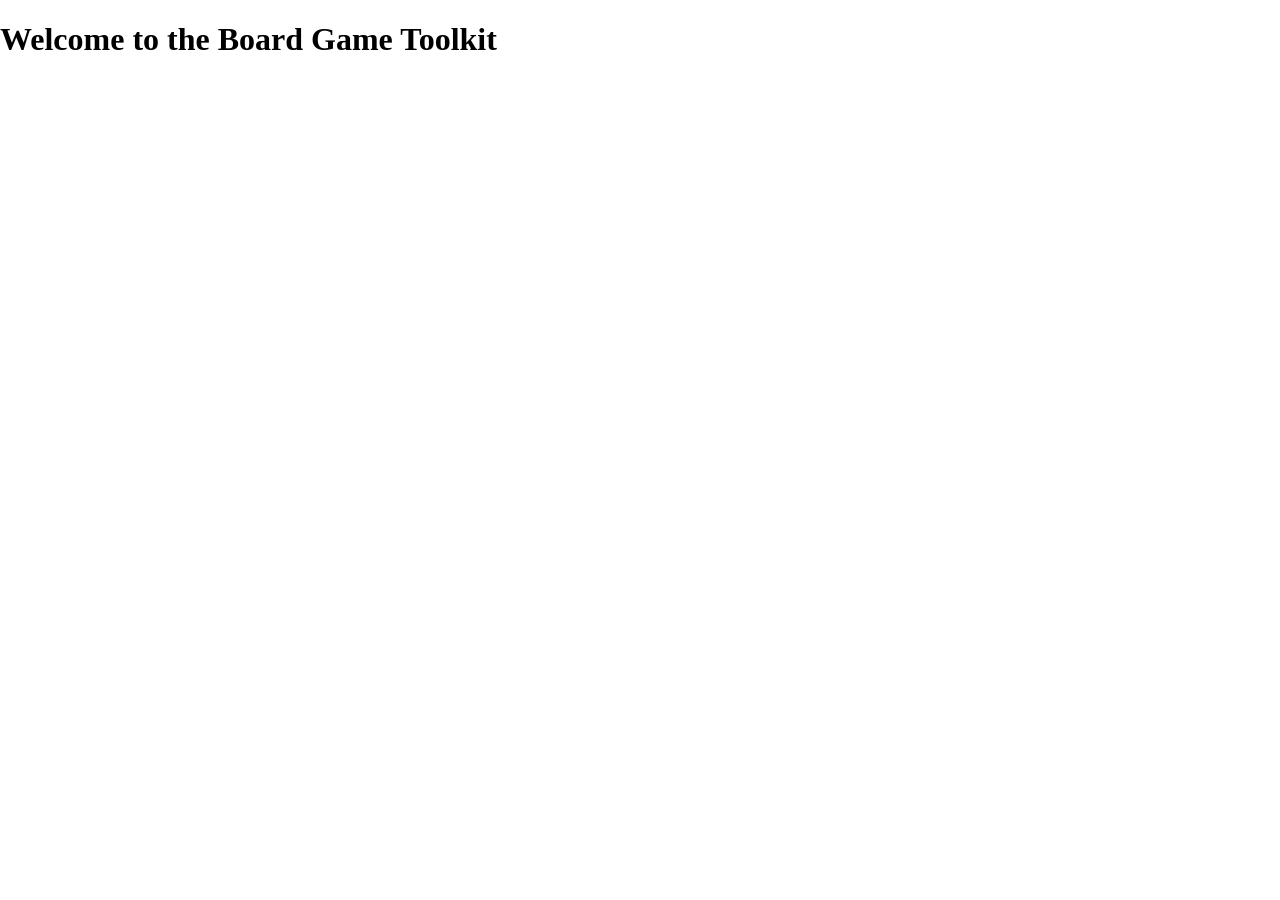
<file: index.html>
<!DOCTYPE html>
<html lang="en">
<head>
    <meta charset="UTF-8">
    <meta name="viewport" content="width=device-width, initial-scale=1.0">
    <link rel="stylesheet" href="styles.css">
    <title>Mobile App</title>
</head>
<body>
    <div class="container">
        <h1>Welcome to the Board Game Toolkit</h1>
    </div>
</body>
</html>
</file>
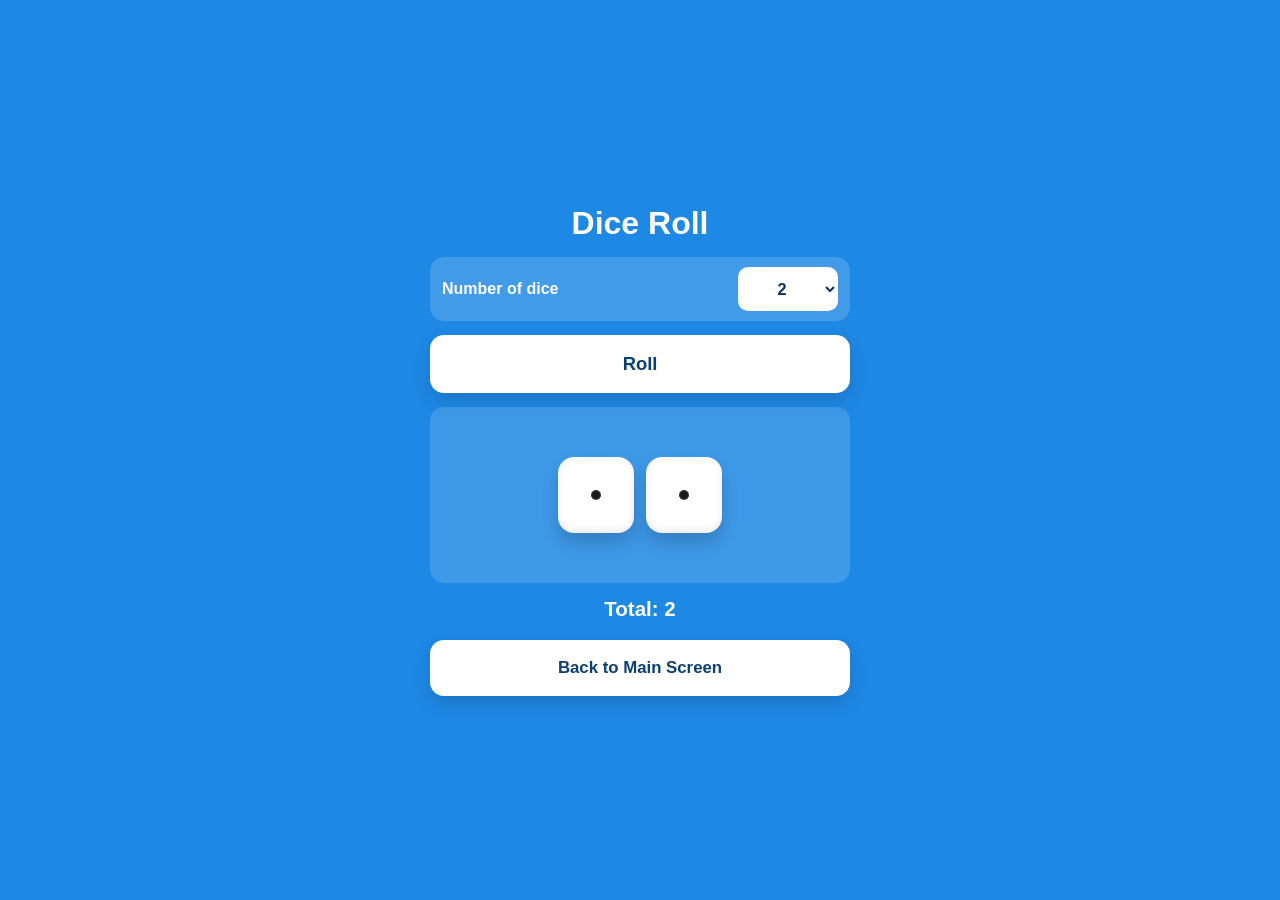
<file: dice-roll.html>
<!doctype html>
<html lang="en">
<head>
  <meta charset="utf-8" />
  <meta name="viewport" content="width=device-width, initial-scale=1" />
  <title>Dice Roll</title>
  <style>
    :root {
      --screen-blue: #1e88e5;
      --text: #ffffff;
      --card-bg: #ffffff;
      --card-text: #0c3f73;
      --soft-shadow: rgba(0, 0, 0, 0.18);
    }

    * {
      box-sizing: border-box;
    }

    html,
    body {
      margin: 0;
      width: 100%;
      height: 100%;
      font-family: "Segoe UI", Tahoma, Geneva, Verdana, sans-serif;
    }

    body {
      background: var(--screen-blue);
      color: var(--text);
      display: flex;
      align-items: center;
      justify-content: center;
      padding: 16px;
    }

    .page {
      width: min(100%, 420px);
      text-align: center;
      display: grid;
      gap: 14px;
    }

    h1 {
      margin: 0;
      font-size: clamp(1.35rem, 5.5vw, 2rem);
      line-height: 1.2;
    }

    .controls {
      display: flex;
      justify-content: space-between;
      align-items: center;
      gap: 12px;
      text-align: left;
      background: rgba(255, 255, 255, 0.16);
      border-radius: 14px;
      padding: 10px 12px;
    }

    .controls label {
      font-size: 1rem;
      font-weight: 700;
    }

    .controls select {
      width: 100px;
      min-height: 44px;
      border: 0;
      border-radius: 10px;
      font-size: 1.02rem;
      font-weight: 700;
      text-align: center;
      color: #083364;
      background: #ffffff;
    }

    .roll-btn {
      width: 100%;
      min-height: 58px;
      border: 0;
      border-radius: 14px;
      background: var(--card-bg);
      color: var(--card-text);
      font-weight: 800;
      font-size: 1.15rem;
      cursor: pointer;
      box-shadow: 0 8px 18px rgba(0, 0, 0, 0.14);
    }

    .roll-btn:disabled {
      opacity: 0.72;
      cursor: not-allowed;
    }

    .dice-area {
      min-height: 176px;
      display: flex;
      flex-wrap: wrap;
      justify-content: center;
      align-items: center;
      gap: 12px;
      padding: 10px;
      border-radius: 14px;
      background: rgba(255, 255, 255, 0.14);
      perspective: 900px;
    }

    .die {
      position: relative;
      width: clamp(58px, 16vw, 76px);
      aspect-ratio: 1;
      border-radius: 16px;
      background: #ffffff;
      box-shadow: 0 10px 18px var(--soft-shadow), inset 0 -3px 8px rgba(0, 0, 0, 0.08);
      transform-style: preserve-3d;
      filter: blur(0);
    }

    .die.rolling {
      animation: dice-roll 960ms cubic-bezier(0.18, 0.74, 0.3, 1) both;
      animation-delay: var(--delay, 0ms);
    }

    @keyframes dice-roll {
      0% {
        transform: translateY(-24px) rotateX(0deg) rotateY(0deg) rotateZ(0deg) scale(1.03);
        filter: blur(2.5px);
      }
      35% {
        transform: translateY(8px) rotateX(var(--rx1)) rotateY(var(--ry1)) rotateZ(var(--rz1));
        filter: blur(1.2px);
      }
      70% {
        transform: translateY(-6px) rotateX(var(--rx2)) rotateY(var(--ry2)) rotateZ(var(--rz2));
        filter: blur(0.6px);
      }
      100% {
        transform: translateY(0) rotateX(0deg) rotateY(0deg) rotateZ(0deg) scale(1);
        filter: blur(0);
      }
    }

    .pip {
      position: absolute;
      width: 14%;
      aspect-ratio: 1;
      border-radius: 50%;
      background: #171717;
      display: none;
      box-shadow: inset 0 0 2px rgba(255, 255, 255, 0.4);
    }

    .pip.show {
      display: block;
    }

    .pip.tl {
      top: 18%;
      left: 18%;
    }

    .pip.tc {
      top: 18%;
      left: 43%;
    }

    .pip.tr {
      top: 18%;
      right: 18%;
    }

    .pip.ml {
      top: 43%;
      left: 18%;
    }

    .pip.mc {
      top: 43%;
      left: 43%;
    }

    .pip.mr {
      top: 43%;
      right: 18%;
    }

    .pip.bl {
      bottom: 18%;
      left: 18%;
    }

    .pip.bc {
      bottom: 18%;
      left: 43%;
    }

    .pip.br {
      bottom: 18%;
      right: 18%;
    }

    .total {
      margin: 0;
      min-height: 1.4em;
      font-size: clamp(1rem, 4.5vw, 1.28rem);
      font-weight: 800;
    }

    .back-link {
      display: inline-block;
      width: 100%;
      min-height: 56px;
      border-radius: 14px;
      background: var(--card-bg);
      color: var(--card-text);
      text-decoration: none;
      font-weight: 700;
      font-size: 1.05rem;
      line-height: 56px;
      box-shadow: 0 8px 18px rgba(0, 0, 0, 0.14);
    }
  </style>
</head>
<body>
  <main class="page">
    <h1>Dice Roll</h1>

    <section class="controls" aria-label="Dice controls">
      <label for="dice-count">Number of dice</label>
      <select id="dice-count">
        <option value="1">1</option>
        <option value="2" selected>2</option>
        <option value="3">3</option>
        <option value="4">4</option>
        <option value="5">5</option>
        <option value="6">6</option>
      </select>
    </section>

    <button class="roll-btn" id="roll-btn" type="button">Roll</button>

    <section class="dice-area" id="dice-area" aria-live="polite" aria-label="Dice results"></section>
    <p class="total" id="total">Total: 0</p>

    <a class="back-link" href="smartphone-screen.html">Back to Main Screen</a>
  </main>

  <script>
    const FACE_TO_PIPS = {
      1: ["mc"],
      2: ["tl", "br"],
      3: ["tl", "mc", "br"],
      4: ["tl", "tr", "bl", "br"],
      5: ["tl", "tr", "mc", "bl", "br"],
      6: ["tl", "tr", "ml", "mr", "bl", "br"]
    };

    const PIP_POSITIONS = ["tl", "tc", "tr", "ml", "mc", "mr", "bl", "bc", "br"];
    const ROLL_DURATION_MS = 1200;

    const diceCountSelect = document.getElementById("dice-count");
    const rollButton = document.getElementById("roll-btn");
    const diceArea = document.getElementById("dice-area");
    const totalText = document.getElementById("total");

    let rolling = false;
    let currentValues = [1, 1];

    function randomFace() {
      return Math.floor(Math.random() * 6) + 1;
    }

    function createDie(value, withAnimation, index) {
      const die = document.createElement("div");
      die.className = "die";
      die.setAttribute("role", "img");
      die.setAttribute("aria-label", `Die ${index + 1}: ${value}`);

      if (withAnimation) {
        die.classList.add("rolling");
        die.style.setProperty("--delay", `${Math.floor(Math.random() * 180)}ms`);
        die.style.setProperty("--rx1", `${480 + Math.floor(Math.random() * 320)}deg`);
        die.style.setProperty("--ry1", `${420 + Math.floor(Math.random() * 280)}deg`);
        die.style.setProperty("--rz1", `${100 + Math.floor(Math.random() * 140)}deg`);
        die.style.setProperty("--rx2", `${120 + Math.floor(Math.random() * 90)}deg`);
        die.style.setProperty("--ry2", `${90 + Math.floor(Math.random() * 80)}deg`);
        die.style.setProperty("--rz2", `${20 + Math.floor(Math.random() * 40)}deg`);
      }

      const visiblePips = new Set(FACE_TO_PIPS[value]);
      for (const position of PIP_POSITIONS) {
        const pip = document.createElement("span");
        pip.className = `pip ${position}`;
        if (visiblePips.has(position)) {
          pip.classList.add("show");
        }
        die.appendChild(pip);
      }

      return die;
    }

    function renderDice(values, animate) {
      diceArea.innerHTML = "";
      values.forEach((value, index) => {
        diceArea.appendChild(createDie(value, animate, index));
      });
    }

    function updateTotal(values) {
      const total = values.reduce((sum, value) => sum + value, 0);
      totalText.textContent = `Total: ${total}`;
    }

    function updateDiceCountPreview() {
      if (rolling) {
        return;
      }

      const count = Number.parseInt(diceCountSelect.value, 10);
      const nextValues = currentValues.slice(0, count);
      while (nextValues.length < count) {
        nextValues.push(1);
      }
      currentValues = nextValues;
      renderDice(currentValues, false);
      updateTotal(currentValues);
    }

    function rollDice() {
      if (rolling) {
        return;
      }

      rolling = true;
      rollButton.disabled = true;
      diceCountSelect.disabled = true;

      const count = Number.parseInt(diceCountSelect.value, 10);
      const nextValues = Array.from({ length: count }, () => randomFace());

      renderDice(nextValues, true);

      window.setTimeout(() => {
        currentValues = nextValues;
        updateTotal(currentValues);
        rolling = false;
        rollButton.disabled = false;
        diceCountSelect.disabled = false;
      }, ROLL_DURATION_MS + 220);
    }

    diceCountSelect.addEventListener("change", updateDiceCountPreview);
    rollButton.addEventListener("click", rollDice);

    updateDiceCountPreview();
  </script>
</body>
</html>
</file>
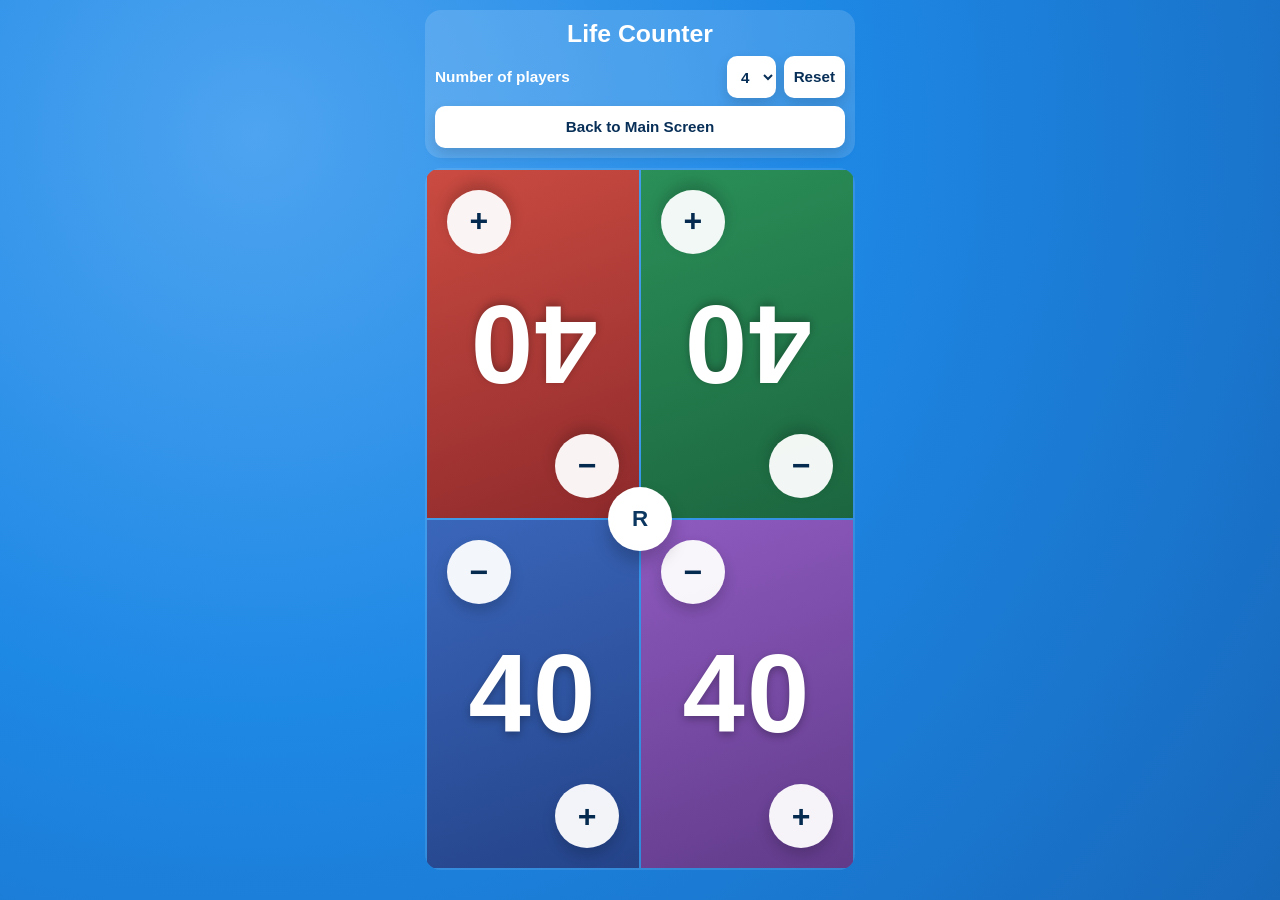
<file: life-counter.html>
<!doctype html>
<html lang="en">
<head>
  <meta charset="utf-8" />
  <meta name="viewport" content="width=device-width, initial-scale=1" />
  <title>Life Counter</title>
  <style>
    :root {
      --screen-blue: #1e88e5;
      --text: #ffffff;
      --ink: #082f57;
      --panel-gap: 6px;
    }

    * {
      box-sizing: border-box;
    }

    html,
    body {
      margin: 0;
      width: 100%;
      height: 100%;
      font-family: "Segoe UI", Tahoma, Geneva, Verdana, sans-serif;
    }

    body {
      background: radial-gradient(circle at 20% 15%, #4ea4f0 0%, #1e88e5 45%, #1768bb 100%);
      color: var(--text);
      padding: 10px;
    }

    .app {
      width: min(100%, 430px);
      height: min(100vh - 20px, 860px);
      margin: 0 auto;
      display: grid;
      grid-template-rows: auto 1fr;
      gap: 10px;
    }

    .toolbar {
      background: rgba(255, 255, 255, 0.14);
      border-radius: 16px;
      padding: 10px;
      display: grid;
      gap: 8px;
    }

    .toolbar h1 {
      margin: 0;
      font-size: clamp(1.2rem, 4.8vw, 1.55rem);
      text-align: center;
    }

    .toolbar-row {
      display: grid;
      grid-template-columns: 1fr auto auto;
      gap: 8px;
      align-items: center;
    }

    .toolbar label {
      font-weight: 700;
      font-size: 0.96rem;
    }

    select,
    .top-btn,
    .back-link {
      min-height: 42px;
      border: 0;
      border-radius: 10px;
      background: #ffffff;
      color: var(--ink);
      font-weight: 800;
      font-size: 0.95rem;
      text-decoration: none;
      text-align: center;
      padding: 0 10px;
      line-height: 42px;
      box-shadow: 0 6px 14px rgba(0, 0, 0, 0.14);
    }

    select {
      line-height: normal;
    }

    .life-board {
      position: relative;
      border-radius: 16px;
      overflow: hidden;
      min-height: 460px;
      height: 100%;
      background: rgba(255, 255, 255, 0.1);
      display: grid;
      gap: var(--panel-gap);
      padding: var(--panel-gap);
    }

    .mode-2 {
      grid-template-columns: 1fr;
      grid-template-rows: 1fr 1fr;
    }

    .mode-3 {
      grid-template-columns: 1fr 1fr;
      grid-template-rows: 1fr 1fr;
      grid-template-areas:
        "p0 p1"
        "p2 p2";
    }

    .mode-4,
    .mode-5,
    .mode-6 {
      grid-template-columns: 1fr 1fr;
    }

    .mode-4 {
      grid-template-rows: 1fr 1fr;
      gap: 2px;
      padding: 2px;
    }

    .mode-5,
    .mode-6 {
      grid-template-rows: repeat(3, 1fr);
    }

    .player-panel {
      position: relative;
      border-radius: 14px;
      color: #ffffff;
      overflow: hidden;
      display: flex;
      align-items: center;
      justify-content: center;
      padding: 10px;
      box-shadow: inset 0 0 0 1px rgba(255, 255, 255, 0.12);
    }

    .mode-4 .player-panel {
      border-radius: 0;
      box-shadow: none;
    }

    .panel-content {
      width: 100%;
      height: 100%;
      display: flex;
      flex-direction: column;
      align-items: center;
      justify-content: center;
      gap: 12px;
      transform: rotate(var(--face-rotation, 0deg));
    }

    .life-value {
      margin: 0;
      font-size: clamp(3rem, 16vw, 5.4rem);
      line-height: 1;
      font-weight: 900;
      letter-spacing: 0.02em;
      text-shadow: 0 3px 8px rgba(0, 0, 0, 0.28);
      font-variant-numeric: tabular-nums;
    }

    .player-name {
      margin: 0;
      font-size: clamp(0.85rem, 3.1vw, 1.05rem);
      font-weight: 700;
      opacity: 0.95;
    }

    .controls {
      display: flex;
      gap: 10px;
    }

    .life-btn {
      min-width: 64px;
      min-height: 54px;
      border: 0;
      border-radius: 12px;
      background: rgba(255, 255, 255, 0.92);
      color: #052a4f;
      font-size: 1.8rem;
      font-weight: 900;
      line-height: 1;
      cursor: pointer;
      box-shadow: 0 7px 14px rgba(0, 0, 0, 0.18);
    }

    .life-btn:active {
      transform: translateY(1px);
    }

    .mode-3 .player-panel[data-index="2"] {
      grid-area: p2;
    }

    .mode-4 .life-value {
      font-size: clamp(4.2rem, 21vw, 7rem);
    }

    .mode-4 .player-name {
      display: none;
    }

    .mode-4 .controls {
      position: absolute;
      inset: 0;
      pointer-events: none;
    }

    .mode-4 .life-btn {
      position: absolute;
      pointer-events: auto;
      width: 64px;
      height: 64px;
      min-width: 64px;
      min-height: 64px;
      border-radius: 50%;
      font-size: 2rem;
      background: rgba(255, 255, 255, 0.94);
    }

    .mode-4 .life-btn.minus {
      top: 10px;
      left: 10px;
    }

    .mode-4 .life-btn.plus {
      bottom: 10px;
      right: 10px;
    }

    .center-button {
      position: absolute;
      left: 50%;
      top: 50%;
      transform: translate(-50%, -50%);
      width: 64px;
      height: 64px;
      border-radius: 50%;
      border: 0;
      background: #ffffff;
      color: #0b365f;
      font-size: 1.4rem;
      font-weight: 900;
      box-shadow: 0 10px 18px rgba(0, 0, 0, 0.22);
      cursor: pointer;
      display: none;
      z-index: 7;
    }

    .show-center .center-button {
      display: block;
    }

    @media (max-width: 390px) {
      .life-btn {
        min-width: 58px;
        min-height: 50px;
      }

      .mode-4 .life-btn {
        width: 58px;
        height: 58px;
        min-width: 58px;
        min-height: 58px;
      }

      .mode-4 .life-value {
        font-size: clamp(3.7rem, 20vw, 6rem);
      }
    }
  </style>
</head>
<body>
  <main class="app">
    <section class="toolbar">
      <h1>Life Counter</h1>
      <div class="toolbar-row">
        <label for="player-count">Number of players</label>
        <select id="player-count" aria-label="Number of players">
          <option value="2">2</option>
          <option value="3">3</option>
          <option value="4" selected>4</option>
          <option value="5">5</option>
          <option value="6">6</option>
        </select>
        <button class="top-btn" id="reset-btn" type="button">Reset</button>
      </div>
      <a class="back-link" href="smartphone-screen.html">Back to Main Screen</a>
    </section>

    <section class="life-board mode-4 show-center" id="life-board" aria-label="Life counter board">
      <button class="center-button" id="center-reset" type="button" aria-label="Reset life totals">R</button>
    </section>
  </main>

  <script>
    const board = document.getElementById("life-board");
    const playerCountSelect = document.getElementById("player-count");
    const resetButton = document.getElementById("reset-btn");
    const centerResetButton = document.getElementById("center-reset");

    const colorByIndex = [
      "linear-gradient(160deg, #ca4b41 0%, #8f2a2c 100%)",
      "linear-gradient(160deg, #2a8f58 0%, #1c663f 100%)",
      "linear-gradient(160deg, #3a66ba 0%, #244389 100%)",
      "linear-gradient(160deg, #8e5abf 0%, #613b8a 100%)",
      "linear-gradient(160deg, #c9842b 0%, #8a5a1e 100%)",
      "linear-gradient(160deg, #485d70 0%, #2d3a47 100%)"
    ];

    let playerCount = 4;
    let startingLife = 40;
    let lifeTotals = [];

    function getStartingLife(count) {
      return count === 2 ? 20 : 40;
    }

    function getFaceRotation(index, count) {
      if (count === 2) {
        return index === 0 ? 180 : 0;
      }
      if (count === 3) {
        return index < 2 ? 180 : 0;
      }
      if (count === 4) {
        return index < 2 ? 180 : 0;
      }

      const topPlayers = Math.ceil(count / 2);
      return index < topPlayers ? 180 : 0;
    }

    function renderBoard() {
      board.className = `life-board mode-${playerCount}`;
      if (playerCount === 4) {
        board.classList.add("show-center");
      }

      board.innerHTML = "";

      for (let i = 0; i < playerCount; i += 1) {
        const panel = document.createElement("article");
        panel.className = "player-panel";
        panel.dataset.index = String(i);
        panel.style.background = colorByIndex[i % colorByIndex.length];

        const content = document.createElement("div");
        content.className = "panel-content";
        content.style.setProperty("--face-rotation", `${getFaceRotation(i, playerCount)}deg`);

        const name = document.createElement("p");
        name.className = "player-name";
        name.textContent = `Player ${i + 1}`;

        const lifeValue = document.createElement("p");
        lifeValue.className = "life-value";
        lifeValue.textContent = String(lifeTotals[i]);

        const controls = document.createElement("div");
        controls.className = "controls";

        const minus = document.createElement("button");
        minus.className = "life-btn minus";
        minus.type = "button";
        minus.dataset.player = String(i);
        minus.dataset.delta = "-1";
        minus.textContent = "−";

        const plus = document.createElement("button");
        plus.className = "life-btn plus";
        plus.type = "button";
        plus.dataset.player = String(i);
        plus.dataset.delta = "1";
        plus.textContent = "+";

        controls.appendChild(minus);
        controls.appendChild(plus);

        content.appendChild(name);
        content.appendChild(lifeValue);
        content.appendChild(controls);
        panel.appendChild(content);
        board.appendChild(panel);
      }

      if (playerCount === 4) {
        board.appendChild(centerResetButton);
      }
    }

    function resetLives() {
      lifeTotals = Array.from({ length: playerCount }, () => startingLife);
      renderBoard();
    }

    function setPlayerCount(nextCount) {
      playerCount = nextCount;
      startingLife = getStartingLife(playerCount);
      resetLives();
    }

    board.addEventListener("click", (event) => {
      const target = event.target;
      if (!(target instanceof HTMLButtonElement)) {
        return;
      }

      const playerIndex = Number.parseInt(target.dataset.player || "", 10);
      const delta = Number.parseInt(target.dataset.delta || "", 10);
      if (Number.isNaN(playerIndex) || Number.isNaN(delta)) {
        return;
      }

      lifeTotals[playerIndex] += delta;
      const display = board.querySelector(`.player-panel[data-index=\"${playerIndex}\"] .life-value`);
      if (display) {
        display.textContent = String(lifeTotals[playerIndex]);
      }
    });

    playerCountSelect.addEventListener("change", () => {
      const value = Number.parseInt(playerCountSelect.value, 10);
      const safe = Math.max(2, Math.min(6, value));
      setPlayerCount(safe);
    });

    resetButton.addEventListener("click", resetLives);
    centerResetButton.addEventListener("click", resetLives);

    setPlayerCount(4);
  </script>
</body>
</html>
</file>
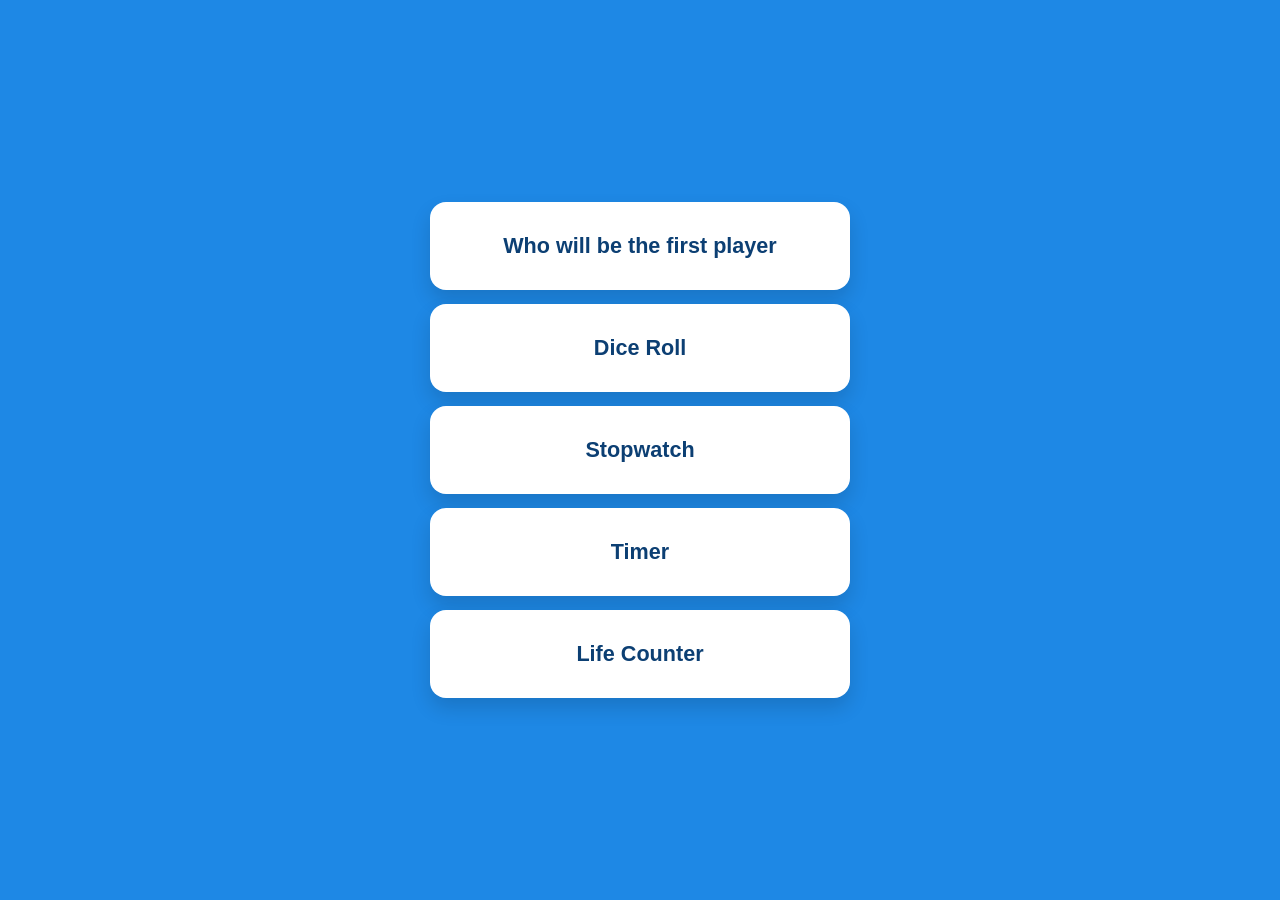
<file: smartphone-screen.html>
<!doctype html>
<html lang="en">
<head>
  <meta charset="utf-8" />
  <meta name="viewport" content="width=device-width, initial-scale=1" />
  <title>Simple Smartphone Screen</title>
  <style>
    :root {
      --screen-blue: #1e88e5;
      --text: #ffffff;
    }

    * {
      box-sizing: border-box;
    }

    html, body {
      margin: 0;
      width: 100%;
      height: 100%;
      font-family: "Segoe UI", Tahoma, Geneva, Verdana, sans-serif;
    }

    body {
      background: var(--screen-blue);
      color: var(--text);
      display: flex;
      align-items: center;
      justify-content: center;
      text-align: center;
      padding: 16px;
    }

    .screen {
      width: min(100%, 420px);
      display: grid;
      gap: 14px;
    }

    .card-button {
      width: 100%;
      min-height: 88px;
      border: 0;
      border-radius: 16px;
      background: #ffffff;
      color: #0c3f73;
      font-size: clamp(1.1rem, 4.8vw, 1.35rem);
      font-weight: 700;
      line-height: 1.2;
      padding: 14px 18px;
      cursor: pointer;
      box-shadow: 0 10px 20px rgba(0, 0, 0, 0.14);
      text-align: center;
    }

    .card-button:active {
      transform: translateY(1px);
    }
  </style>
</head>
<body>
  <main class="screen" aria-label="Game Tools">
    <button class="card-button" id="first-player-btn" type="button">Who will be the first player</button>
    <button class="card-button" id="dice-roll-btn" type="button">Dice Roll</button>
    <button class="card-button" id="stopwatch-btn" type="button">Stopwatch</button>
    <button class="card-button" id="timer-btn" type="button">Timer</button>
    <button class="card-button" id="life-counter-btn" type="button">Life Counter</button>
  </main>

  <script>
    const firstPlayerButton = document.getElementById("first-player-btn");
    const diceRollButton = document.getElementById("dice-roll-btn");
    const stopwatchButton = document.getElementById("stopwatch-btn");
    const timerButton = document.getElementById("timer-btn");
    const lifeCounterButton = document.getElementById("life-counter-btn");

    firstPlayerButton.addEventListener("click", () => {
      window.location.href = "who-will-be-first-player.html";
    });

    diceRollButton.addEventListener("click", () => {
      window.location.href = "dice-roll.html";
    });

    stopwatchButton.addEventListener("click", () => {
      window.location.href = "stopwatch.html";
    });

    timerButton.addEventListener("click", () => {
      window.location.href = "timer.html";
    });

    lifeCounterButton.addEventListener("click", () => {
      window.location.href = "life-counter.html";
    });
  </script>
</body>
</html>
</file>
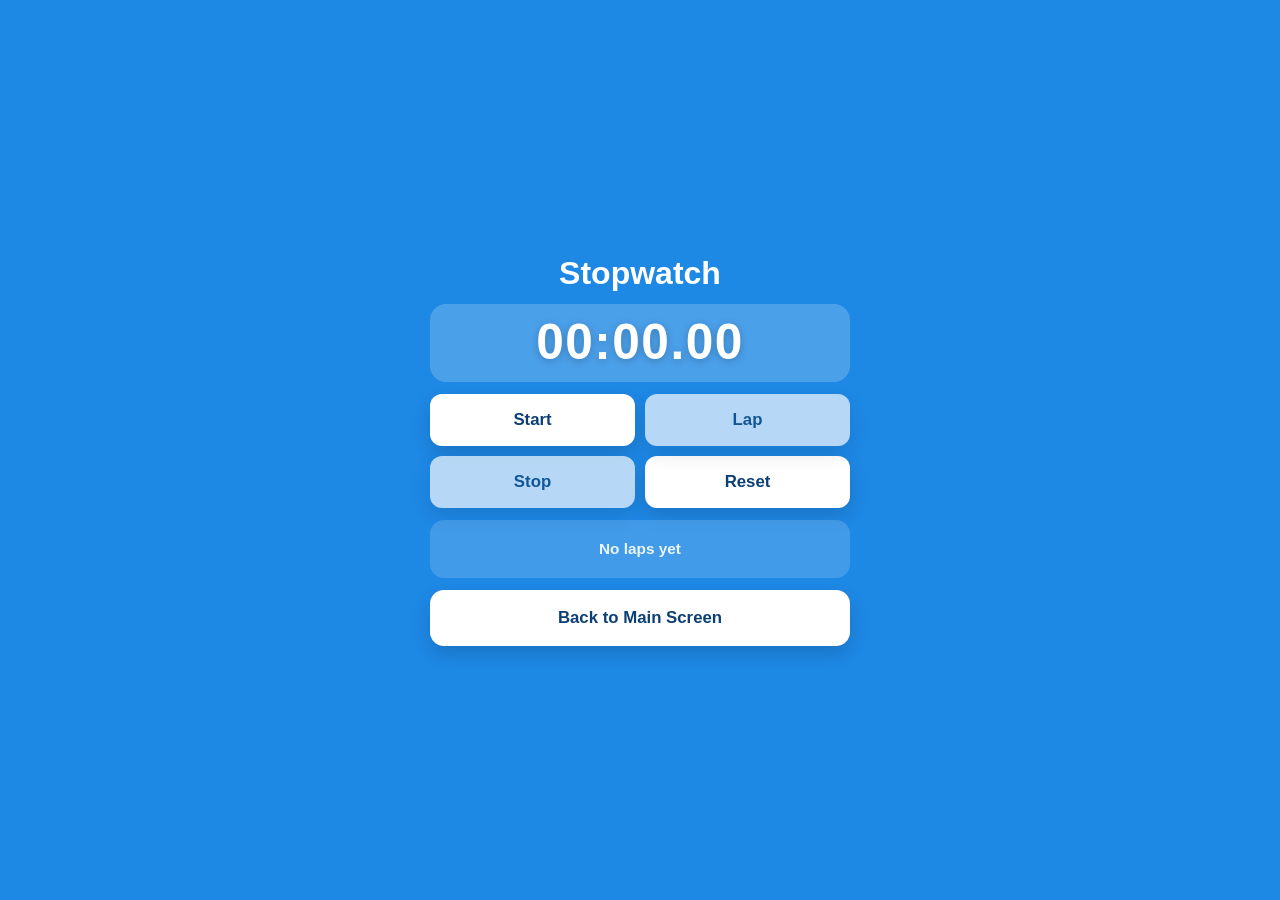
<file: stopwatch.html>
<!doctype html>
<html lang="en">
<head>
  <meta charset="utf-8" />
  <meta name="viewport" content="width=device-width, initial-scale=1" />
  <title>Stopwatch</title>
  <style>
    :root {
      --screen-blue: #1e88e5;
      --text: #ffffff;
      --card-bg: #ffffff;
      --card-text: #0c3f73;
      --panel: rgba(255, 255, 255, 0.16);
    }

    * {
      box-sizing: border-box;
    }

    html,
    body {
      margin: 0;
      width: 100%;
      height: 100%;
      font-family: "Segoe UI", Tahoma, Geneva, Verdana, sans-serif;
    }

    body {
      background: var(--screen-blue);
      color: var(--text);
      display: flex;
      align-items: center;
      justify-content: center;
      padding: 16px;
    }

    .page {
      width: min(100%, 420px);
      text-align: center;
      display: grid;
      gap: 12px;
    }

    h1 {
      margin: 0;
      font-size: clamp(1.35rem, 5.5vw, 2rem);
      line-height: 1.2;
    }

    .display {
      margin: 0;
      border-radius: 16px;
      background: rgba(255, 255, 255, 0.2);
      padding: 14px 10px;
      font-size: clamp(2.1rem, 13vw, 3.1rem);
      font-weight: 800;
      line-height: 1;
      letter-spacing: 0.03em;
      font-variant-numeric: tabular-nums;
      text-shadow: 0 2px 8px rgba(0, 0, 0, 0.22);
    }

    .buttons {
      display: grid;
      grid-template-columns: repeat(2, minmax(0, 1fr));
      gap: 10px;
    }

    .action-btn {
      min-height: 52px;
      border: 0;
      border-radius: 12px;
      background: var(--card-bg);
      color: var(--card-text);
      font-size: 1.05rem;
      font-weight: 800;
      cursor: pointer;
      box-shadow: 0 8px 18px rgba(0, 0, 0, 0.14);
    }

    .action-btn:disabled {
      opacity: 0.68;
      cursor: not-allowed;
    }

    .laps {
      margin: 0;
      padding: 10px 12px;
      border-radius: 14px;
      background: var(--panel);
      text-align: left;
      max-height: 240px;
      overflow-y: auto;
      list-style: none;
      font-variant-numeric: tabular-nums;
    }

    .lap-empty {
      margin: 0;
      opacity: 0.9;
      font-size: 0.96rem;
      font-weight: 600;
      text-align: center;
      padding: 10px;
    }

    .lap-item {
      display: flex;
      justify-content: space-between;
      align-items: center;
      gap: 12px;
      padding: 8px 0;
      border-bottom: 1px solid rgba(255, 255, 255, 0.28);
      font-size: 0.98rem;
      font-weight: 700;
    }

    .lap-item:last-child {
      border-bottom: 0;
    }

    .back-link {
      display: inline-block;
      width: 100%;
      min-height: 56px;
      border-radius: 14px;
      background: var(--card-bg);
      color: var(--card-text);
      text-decoration: none;
      font-weight: 700;
      font-size: 1.05rem;
      line-height: 56px;
      box-shadow: 0 8px 18px rgba(0, 0, 0, 0.14);
    }
  </style>
</head>
<body>
  <main class="page">
    <h1>Stopwatch</h1>

    <p class="display" id="display" aria-live="polite">00:00.00</p>

    <section class="buttons" aria-label="Stopwatch controls">
      <button class="action-btn" id="start-btn" type="button">Start</button>
      <button class="action-btn" id="lap-btn" type="button" disabled>Lap</button>
      <button class="action-btn" id="stop-btn" type="button" disabled>Stop</button>
      <button class="action-btn" id="reset-btn" type="button">Reset</button>
    </section>

    <ul class="laps" id="laps" aria-label="Lap times"></ul>

    <a class="back-link" href="smartphone-screen.html">Back to Main Screen</a>
  </main>

  <script>
    const display = document.getElementById("display");
    const lapsList = document.getElementById("laps");
    const startButton = document.getElementById("start-btn");
    const lapButton = document.getElementById("lap-btn");
    const stopButton = document.getElementById("stop-btn");
    const resetButton = document.getElementById("reset-btn");

    let elapsedMs = 0;
    let startTimestamp = 0;
    let running = false;
    let rafId = null;
    let lapCounter = 0;

    function formatTime(ms) {
      const totalCentiseconds = Math.floor(ms / 10);
      const centiseconds = totalCentiseconds % 100;
      const totalSeconds = Math.floor(totalCentiseconds / 100);
      const seconds = totalSeconds % 60;
      const minutes = Math.floor(totalSeconds / 60);

      const mm = String(minutes).padStart(2, "0");
      const ss = String(seconds).padStart(2, "0");
      const cs = String(centiseconds).padStart(2, "0");
      return `${mm}:${ss}.${cs}`;
    }

    function renderDisplay() {
      display.textContent = formatTime(elapsedMs);
    }

    function renderButtons() {
      startButton.disabled = running;
      stopButton.disabled = !running;
      lapButton.disabled = !running;
    }

    function renderLapEmpty() {
      lapsList.innerHTML = "";
      const empty = document.createElement("li");
      empty.className = "lap-empty";
      empty.textContent = "No laps yet";
      lapsList.appendChild(empty);
    }

    function tick(now) {
      if (!running) {
        return;
      }

      elapsedMs = now - startTimestamp;
      renderDisplay();
      rafId = window.requestAnimationFrame(tick);
    }

    function startStopwatch() {
      if (running) {
        return;
      }

      running = true;
      startTimestamp = performance.now() - elapsedMs;
      renderButtons();
      rafId = window.requestAnimationFrame(tick);
    }

    function stopStopwatch() {
      if (!running) {
        return;
      }

      running = false;
      if (rafId !== null) {
        window.cancelAnimationFrame(rafId);
        rafId = null;
      }
      elapsedMs = performance.now() - startTimestamp;
      renderDisplay();
      renderButtons();
    }

    function addLap() {
      if (!running) {
        return;
      }

      if (lapsList.firstElementChild && lapsList.firstElementChild.classList.contains("lap-empty")) {
        lapsList.innerHTML = "";
      }

      lapCounter += 1;
      const item = document.createElement("li");
      item.className = "lap-item";

      const label = document.createElement("span");
      label.textContent = `Lap ${lapCounter}`;

      const value = document.createElement("span");
      value.textContent = formatTime(elapsedMs);

      item.appendChild(label);
      item.appendChild(value);
      lapsList.appendChild(item);
      lapsList.scrollTop = lapsList.scrollHeight;
    }

    function resetStopwatch() {
      if (rafId !== null) {
        window.cancelAnimationFrame(rafId);
        rafId = null;
      }

      running = false;
      elapsedMs = 0;
      startTimestamp = 0;
      lapCounter = 0;
      renderDisplay();
      renderButtons();
      renderLapEmpty();
    }

    startButton.addEventListener("click", startStopwatch);
    stopButton.addEventListener("click", stopStopwatch);
    lapButton.addEventListener("click", addLap);
    resetButton.addEventListener("click", resetStopwatch);

    renderDisplay();
    renderButtons();
    renderLapEmpty();
  </script>
</body>
</html>
</file>
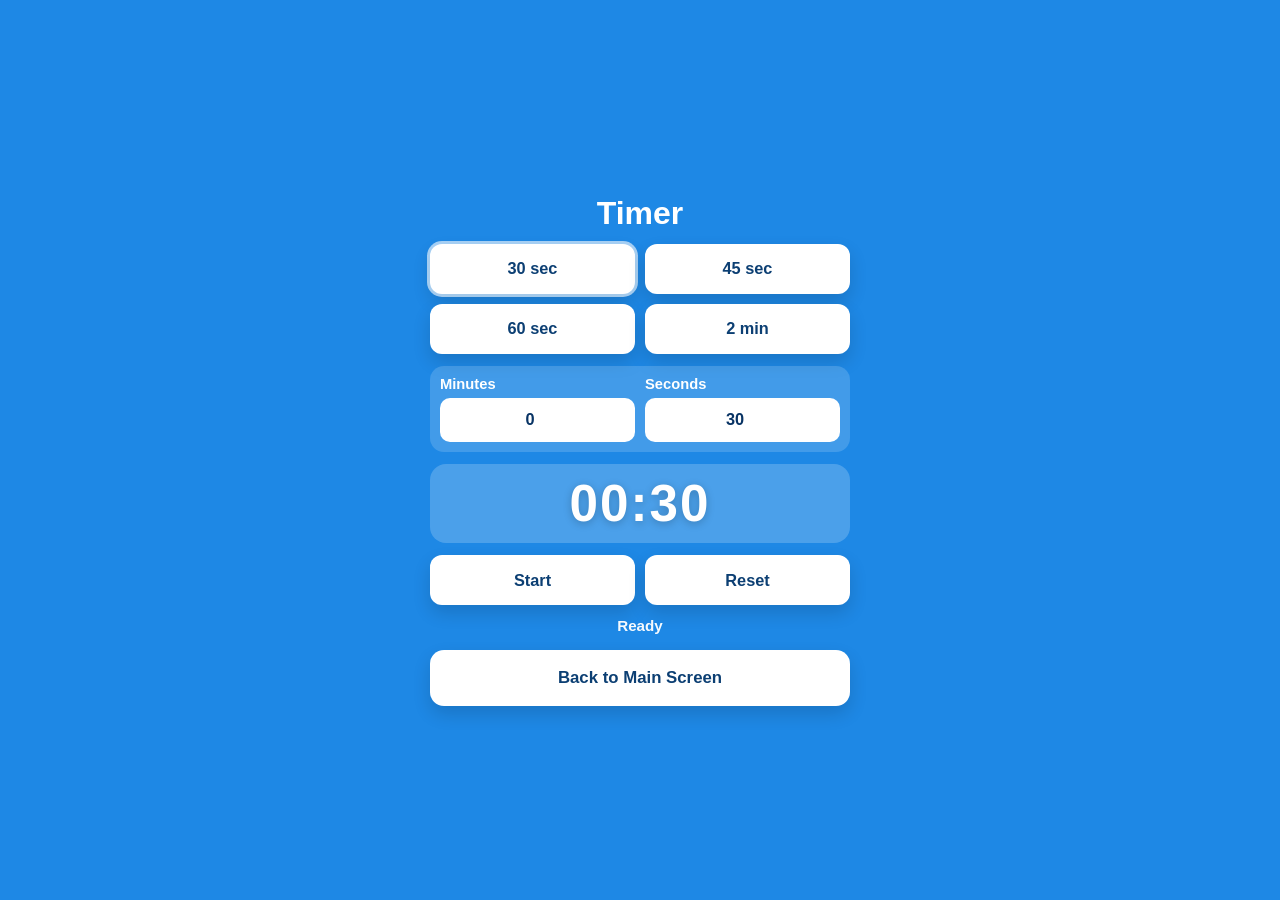
<file: timer.html>
<!doctype html>
<html lang="en">
<head>
  <meta charset="utf-8" />
  <meta name="viewport" content="width=device-width, initial-scale=1" />
  <title>Timer</title>
  <style>
    :root {
      --screen-blue: #1e88e5;
      --text: #ffffff;
      --card-bg: #ffffff;
      --card-text: #0c3f73;
      --panel: rgba(255, 255, 255, 0.16);
    }

    * {
      box-sizing: border-box;
    }

    html,
    body {
      margin: 0;
      width: 100%;
      height: 100%;
      font-family: "Segoe UI", Tahoma, Geneva, Verdana, sans-serif;
    }

    body {
      background: var(--screen-blue);
      color: var(--text);
      display: flex;
      align-items: center;
      justify-content: center;
      padding: 16px;
    }

    .page {
      width: min(100%, 420px);
      text-align: center;
      display: grid;
      gap: 12px;
    }

    h1 {
      margin: 0;
      font-size: clamp(1.35rem, 5.5vw, 2rem);
      line-height: 1.2;
    }

    .presets {
      display: grid;
      grid-template-columns: repeat(2, minmax(0, 1fr));
      gap: 10px;
    }

    .preset-btn,
    .action-btn {
      min-height: 50px;
      border: 0;
      border-radius: 12px;
      background: var(--card-bg);
      color: var(--card-text);
      font-size: 1.02rem;
      font-weight: 800;
      cursor: pointer;
      box-shadow: 0 8px 18px rgba(0, 0, 0, 0.14);
    }

    .preset-btn.active {
      box-shadow: 0 0 0 3px rgba(255, 255, 255, 0.6), 0 8px 18px rgba(0, 0, 0, 0.14);
    }

    .manual {
      display: grid;
      grid-template-columns: 1fr 1fr;
      gap: 10px;
      background: var(--panel);
      border-radius: 14px;
      padding: 10px;
    }

    .field {
      text-align: left;
      display: grid;
      gap: 6px;
    }

    .field label {
      font-size: 0.92rem;
      font-weight: 700;
    }

    .field input {
      width: 100%;
      min-height: 44px;
      border: 0;
      border-radius: 10px;
      text-align: center;
      font-size: 1.02rem;
      font-weight: 700;
      color: #083364;
    }

    .display {
      margin: 0;
      border-radius: 16px;
      background: rgba(255, 255, 255, 0.2);
      padding: 14px 10px;
      font-size: clamp(2.3rem, 14vw, 3.2rem);
      font-weight: 800;
      line-height: 1;
      letter-spacing: 0.04em;
      font-variant-numeric: tabular-nums;
      text-shadow: 0 2px 8px rgba(0, 0, 0, 0.22);
    }

    .actions {
      display: grid;
      grid-template-columns: 1fr 1fr;
      gap: 10px;
    }

    .action-btn:disabled,
    .preset-btn:disabled {
      opacity: 0.7;
      cursor: not-allowed;
    }

    .hint {
      margin: 0;
      min-height: 1.4em;
      font-size: 0.95rem;
      font-weight: 700;
      opacity: 0.96;
    }

    .back-link {
      display: inline-block;
      width: 100%;
      min-height: 56px;
      border-radius: 14px;
      background: var(--card-bg);
      color: var(--card-text);
      text-decoration: none;
      font-weight: 700;
      font-size: 1.05rem;
      line-height: 56px;
      box-shadow: 0 8px 18px rgba(0, 0, 0, 0.14);
    }
  </style>
</head>
<body>
  <main class="page">
    <h1>Timer</h1>

    <section class="presets" aria-label="Preset timer buttons">
      <button class="preset-btn" type="button" data-seconds="30">30 sec</button>
      <button class="preset-btn" type="button" data-seconds="45">45 sec</button>
      <button class="preset-btn" type="button" data-seconds="60">60 sec</button>
      <button class="preset-btn" type="button" data-seconds="120">2 min</button>
    </section>

    <section class="manual" aria-label="Manual timer input">
      <div class="field">
        <label for="minutes-input">Minutes</label>
        <input id="minutes-input" type="number" min="0" max="99" value="0" inputmode="numeric" />
      </div>
      <div class="field">
        <label for="seconds-input">Seconds</label>
        <input id="seconds-input" type="number" min="0" max="59" value="30" inputmode="numeric" />
      </div>
    </section>

    <p class="display" id="display" aria-live="polite">00:30</p>

    <section class="actions" aria-label="Timer actions">
      <button class="action-btn" id="start-btn" type="button">Start</button>
      <button class="action-btn" id="reset-btn" type="button">Reset</button>
    </section>

    <p class="hint" id="status">Ready</p>

    <a class="back-link" href="smartphone-screen.html">Back to Main Screen</a>
  </main>

  <script>
    const minutesInput = document.getElementById("minutes-input");
    const secondsInput = document.getElementById("seconds-input");
    const display = document.getElementById("display");
    const startButton = document.getElementById("start-btn");
    const resetButton = document.getElementById("reset-btn");
    const statusText = document.getElementById("status");
    const presetButtons = Array.from(document.querySelectorAll(".preset-btn"));

    let totalSeconds = 30;
    let remainingSeconds = 30;
    let timerRunning = false;
    let startedAtMs = 0;
    let endsAtMs = 0;
    let rafId = null;

    function clampNumber(value, min, max) {
      const parsed = Number.parseInt(value, 10);
      if (Number.isNaN(parsed)) {
        return min;
      }
      return Math.max(min, Math.min(max, parsed));
    }

    function formatMMSS(valueSeconds) {
      const safe = Math.max(0, valueSeconds);
      const minutes = Math.floor(safe / 60);
      const seconds = safe % 60;
      return `${String(minutes).padStart(2, "0")}:${String(seconds).padStart(2, "0")}`;
    }

    function renderDisplay() {
      display.textContent = formatMMSS(remainingSeconds);
    }

    function setPresetActive(seconds) {
      presetButtons.forEach((btn) => {
        const btnSeconds = Number.parseInt(btn.dataset.seconds, 10);
        btn.classList.toggle("active", btnSeconds === seconds);
      });
    }

    function syncInputsFromTotal() {
      const minutes = Math.floor(totalSeconds / 60);
      const seconds = totalSeconds % 60;
      minutesInput.value = String(minutes);
      secondsInput.value = String(seconds);
    }

    function applyManualInput() {
      const minutes = clampNumber(minutesInput.value, 0, 99);
      const seconds = clampNumber(secondsInput.value, 0, 59);
      minutesInput.value = String(minutes);
      secondsInput.value = String(seconds);

      totalSeconds = minutes * 60 + seconds;
      if (totalSeconds === 0) {
        totalSeconds = 1;
        secondsInput.value = "1";
      }
      remainingSeconds = totalSeconds;
      setPresetActive(-1);
      renderDisplay();
      statusText.textContent = "Ready";
    }

    function selectPreset(seconds) {
      if (timerRunning) {
        return;
      }

      totalSeconds = seconds;
      remainingSeconds = totalSeconds;
      syncInputsFromTotal();
      setPresetActive(seconds);
      renderDisplay();
      statusText.textContent = "Ready";
    }

    function stopAnimationLoop() {
      if (rafId !== null) {
        window.cancelAnimationFrame(rafId);
        rafId = null;
      }
    }

    function tick(nowMs) {
      if (!timerRunning) {
        return;
      }

      const msLeft = Math.max(0, endsAtMs - nowMs);
      const secondsLeft = Math.ceil(msLeft / 1000);
      remainingSeconds = secondsLeft;
      renderDisplay();

      if (msLeft <= 0) {
        timerRunning = false;
        startButton.disabled = false;
        minutesInput.disabled = false;
        secondsInput.disabled = false;
        presetButtons.forEach((btn) => {
          btn.disabled = false;
        });
        statusText.textContent = "Time is up";
        stopAnimationLoop();
        return;
      }

      rafId = window.requestAnimationFrame(tick);
    }

    function startTimer() {
      if (timerRunning) {
        return;
      }

      if (remainingSeconds <= 0) {
        remainingSeconds = totalSeconds;
      }

      timerRunning = true;
      startButton.disabled = true;
      minutesInput.disabled = true;
      secondsInput.disabled = true;
      presetButtons.forEach((btn) => {
        btn.disabled = true;
      });

      startedAtMs = performance.now();
      endsAtMs = startedAtMs + remainingSeconds * 1000;
      statusText.textContent = "Running";
      rafId = window.requestAnimationFrame(tick);
    }

    function resetTimer() {
      timerRunning = false;
      stopAnimationLoop();
      remainingSeconds = totalSeconds;
      renderDisplay();
      startButton.disabled = false;
      minutesInput.disabled = false;
      secondsInput.disabled = false;
      presetButtons.forEach((btn) => {
        btn.disabled = false;
      });
      statusText.textContent = "Ready";
    }

    presetButtons.forEach((button) => {
      button.addEventListener("click", () => {
        const seconds = Number.parseInt(button.dataset.seconds, 10);
        selectPreset(seconds);
      });
    });

    minutesInput.addEventListener("change", () => {
      if (!timerRunning) {
        applyManualInput();
      }
    });

    secondsInput.addEventListener("change", () => {
      if (!timerRunning) {
        applyManualInput();
      }
    });

    startButton.addEventListener("click", startTimer);
    resetButton.addEventListener("click", resetTimer);

    selectPreset(30);
  </script>
</body>
</html>
</file>
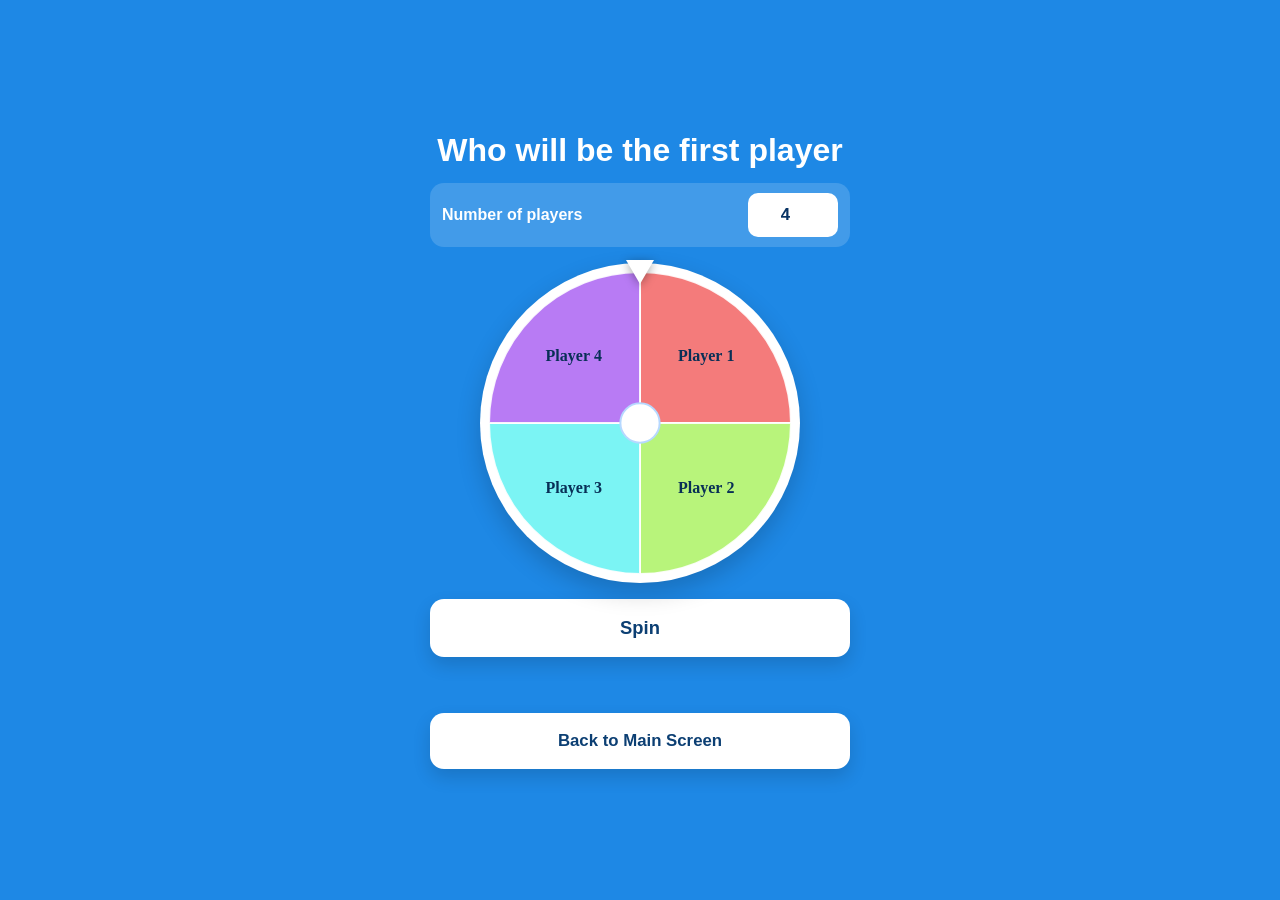
<file: who-will-be-first-player.html>
<!doctype html>
<html lang="en">
<head>
  <meta charset="utf-8" />
  <meta name="viewport" content="width=device-width, initial-scale=1" />
  <title>Who will be the first player</title>
  <style>
    :root {
      --screen-blue: #1e88e5;
      --text: #ffffff;
      --card-bg: #ffffff;
      --card-text: #0c3f73;
      --shadow: rgba(0, 0, 0, 0.18);
    }

    * {
      box-sizing: border-box;
    }

    html,
    body {
      margin: 0;
      width: 100%;
      height: 100%;
      font-family: "Segoe UI", Tahoma, Geneva, Verdana, sans-serif;
    }

    body {
      background: var(--screen-blue);
      color: var(--text);
      display: flex;
      align-items: center;
      justify-content: center;
      padding: 16px;
    }

    .page {
      width: min(100%, 420px);
      text-align: center;
      display: grid;
      gap: 14px;
    }

    h1 {
      margin: 0;
      font-size: clamp(1.35rem, 5.5vw, 2rem);
      line-height: 1.2;
    }

    .controls {
      display: flex;
      justify-content: space-between;
      align-items: center;
      gap: 12px;
      text-align: left;
      background: rgba(255, 255, 255, 0.16);
      border-radius: 14px;
      padding: 10px 12px;
    }

    .controls label {
      font-size: 1rem;
      font-weight: 700;
    }

    .controls input {
      width: 90px;
      min-height: 44px;
      border: 0;
      border-radius: 10px;
      text-align: center;
      font-size: 1.05rem;
      font-weight: 700;
      color: #083364;
    }

    .wheel-shell {
      position: relative;
      width: min(84vw, 320px);
      height: min(84vw, 320px);
      margin: 2px auto;
    }

    .pointer {
      position: absolute;
      top: -3px;
      left: 50%;
      transform: translateX(-50%);
      width: 0;
      height: 0;
      border-left: 14px solid transparent;
      border-right: 14px solid transparent;
      border-top: 24px solid #ffffff;
      filter: drop-shadow(0 2px 5px rgba(0, 0, 0, 0.35));
      z-index: 3;
    }

    .wheel-rotor {
      width: 100%;
      height: 100%;
      border-radius: 50%;
      border: 5px solid rgba(255, 255, 255, 0.85);
      box-shadow: 0 10px 24px var(--shadow);
      overflow: hidden;
      background: #ffffff;
      transform: rotate(0deg);
    }

    .wheel-canvas {
      width: 100%;
      height: 100%;
      display: block;
    }

    .spin-btn {
      width: 100%;
      min-height: 58px;
      border: 0;
      border-radius: 14px;
      background: var(--card-bg);
      color: var(--card-text);
      font-weight: 800;
      font-size: 1.15rem;
      cursor: pointer;
      box-shadow: 0 8px 18px rgba(0, 0, 0, 0.14);
    }

    .spin-btn:disabled {
      opacity: 0.72;
      cursor: not-allowed;
    }

    .result {
      margin: 0;
      min-height: 1.45em;
      font-size: clamp(1rem, 4.4vw, 1.22rem);
      font-weight: 800;
      opacity: 0;
    }

    .result.show {
      opacity: 1;
      animation: celebrate 520ms ease-out;
    }

    @keyframes celebrate {
      0% {
        transform: scale(0.96);
      }
      55% {
        transform: scale(1.07);
      }
      100% {
        transform: scale(1);
      }
    }

    .back-link {
      display: inline-block;
      width: 100%;
      min-height: 56px;
      border-radius: 14px;
      background: var(--card-bg);
      color: var(--card-text);
      text-decoration: none;
      font-weight: 700;
      font-size: 1.05rem;
      line-height: 56px;
      box-shadow: 0 8px 18px rgba(0, 0, 0, 0.14);
    }
  </style>
</head>
<body>
  <main class="page">
    <h1>Who will be the first player</h1>

    <section class="controls" aria-label="Player count controls">
      <label for="player-count">Number of players</label>
      <input id="player-count" type="number" min="2" max="12" value="4" />
    </section>

    <section class="wheel-shell" aria-label="Player spinner">
      <div class="pointer" aria-hidden="true"></div>
      <div class="wheel-rotor" id="wheel-rotor">
        <canvas class="wheel-canvas" id="wheel-canvas" width="320" height="320"></canvas>
      </div>
    </section>

    <button class="spin-btn" id="spin-btn" type="button">Spin</button>
    <p class="result" id="result" aria-live="polite"></p>

    <a class="back-link" href="smartphone-screen.html">Back to Main Screen</a>
  </main>

  <script>
    const MIN_PLAYERS = 2;
    const MAX_PLAYERS = 12;
    const SPIN_DURATION_MS = 3000;

    const playerCountInput = document.getElementById("player-count");
    const wheelRotor = document.getElementById("wheel-rotor");
    const wheelCanvas = document.getElementById("wheel-canvas");
    const spinButton = document.getElementById("spin-btn");
    const resultText = document.getElementById("result");

    let playerCount = 4;
    let isSpinning = false;
    let currentRotation = 0;

    function clampPlayerCount(value) {
      const parsed = Number.parseInt(value, 10);
      if (Number.isNaN(parsed)) {
        return MIN_PLAYERS;
      }
      return Math.max(MIN_PLAYERS, Math.min(MAX_PLAYERS, parsed));
    }

    function getSegmentColors(count) {
      const colors = [];
      for (let i = 0; i < count; i += 1) {
        const hue = Math.round((360 / count) * i);
        colors.push(`hsl(${hue} 85% 72%)`);
      }
      return colors;
    }

    function drawWheel(count) {
      const dpr = window.devicePixelRatio || 1;
      const canvasSize = Math.round(wheelCanvas.clientWidth * dpr);
      if (wheelCanvas.width !== canvasSize || wheelCanvas.height !== canvasSize) {
        wheelCanvas.width = canvasSize;
        wheelCanvas.height = canvasSize;
      }

      const ctx = wheelCanvas.getContext("2d");
      const size = wheelCanvas.width;
      const center = size / 2;
      const radius = center - 4 * dpr;
      const slice = (Math.PI * 2) / count;
      const colors = getSegmentColors(count);

      ctx.clearRect(0, 0, size, size);

      for (let i = 0; i < count; i += 1) {
        const start = -Math.PI / 2 + i * slice;
        const end = start + slice;

        ctx.beginPath();
        ctx.moveTo(center, center);
        ctx.arc(center, center, radius, start, end);
        ctx.closePath();
        ctx.fillStyle = colors[i];
        ctx.fill();

        ctx.lineWidth = 2 * dpr;
        ctx.strokeStyle = "rgba(255, 255, 255, 0.9)";
        ctx.stroke();

        const label = `Player ${i + 1}`;
        const labelAngle = start + slice / 2;
        const labelRadius = radius * 0.62;
        const x = center + Math.cos(labelAngle) * labelRadius;
        const y = center + Math.sin(labelAngle) * labelRadius;

        const availableArc = 2 * labelRadius * Math.sin(slice / 2);
        const fontSize = Math.max(9 * dpr, Math.min(16 * dpr, availableArc / 6.2));
        ctx.font = `700 ${fontSize}px Segoe UI`;
        ctx.fillStyle = "#082f56";
        ctx.textAlign = "center";
        ctx.textBaseline = "middle";

        ctx.fillText(label, x, y);
      }

      ctx.beginPath();
      ctx.arc(center, center, radius * 0.13, 0, Math.PI * 2);
      ctx.fillStyle = "#ffffff";
      ctx.fill();
      ctx.lineWidth = 2 * dpr;
      ctx.strokeStyle = "#b6d8ff";
      ctx.stroke();
    }

    function updateWheelFromInput() {
      playerCount = clampPlayerCount(playerCountInput.value);
      playerCountInput.value = String(playerCount);
      drawWheel(playerCount);
      resultText.textContent = "";
      resultText.classList.remove("show");
    }

    function setSpinningState(spinning) {
      isSpinning = spinning;
      spinButton.disabled = spinning;
      playerCountInput.disabled = spinning;
    }

    function pickWinnerIndex(count) {
      return Math.floor(Math.random() * count);
    }

    function spin() {
      if (isSpinning) {
        return;
      }

      setSpinningState(true);
      resultText.textContent = "";
      resultText.classList.remove("show");

      const winnerIndex = pickWinnerIndex(playerCount);
      const sliceDeg = 360 / playerCount;
      const winnerCenterDeg = winnerIndex * sliceDeg + sliceDeg / 2;
      const targetRotationMod = (360 - winnerCenterDeg) % 360;

      const extraTurns = 3 + Math.floor(Math.random() * 4);
      const currentRotationMod = ((currentRotation % 360) + 360) % 360;
      const deltaToTarget = (targetRotationMod - currentRotationMod + 360) % 360;
      const finalRotation = currentRotation + extraTurns * 360 + deltaToTarget;

      wheelRotor.style.transition = `transform ${SPIN_DURATION_MS}ms cubic-bezier(0.18, 0.88, 0.25, 1)`;
      wheelRotor.style.transform = `rotate(${finalRotation}deg)`;
      currentRotation = finalRotation;

      window.setTimeout(() => {
        resultText.textContent = `First player: Player ${winnerIndex + 1}`;
        resultText.classList.add("show");
        setSpinningState(false);
      }, SPIN_DURATION_MS + 40);
    }

    playerCountInput.addEventListener("input", () => {
      if (!isSpinning) {
        updateWheelFromInput();
      }
    });

    spinButton.addEventListener("click", spin);

    window.addEventListener("resize", () => {
      drawWheel(playerCount);
    });

    updateWheelFromInput();
  </script>
</body>
</html>
</file>
<file: styles.css>
.mobile-app {
  background: linear-gradient(to bottom, #1e90ff, #00bfff);
  width: 375px;
  height: 812px;
  display: flex;
  align-items: center;
  justify-content: center;
  font-family: 'Arial', sans-serif;
}

body {
  margin: 0;
  padding: 0;
}
</file>
